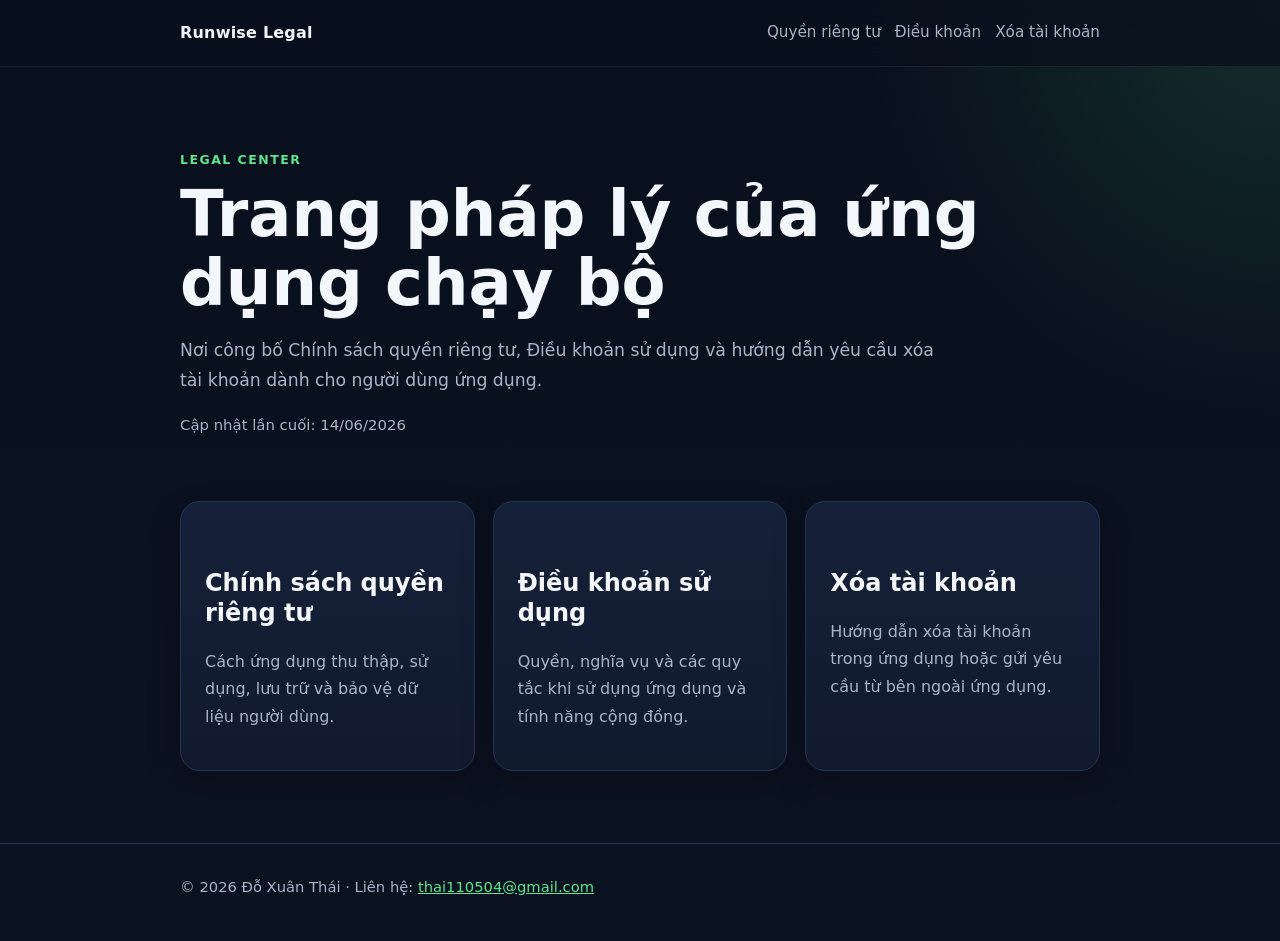
<file: index.html>
<!doctype html>
<html lang="vi">
<head>
  <meta charset="utf-8">
  <meta name="viewport" content="width=device-width, initial-scale=1">
  <meta name="description" content="Trang pháp lý chính thức của ứng dụng chạy bộ.">
  <title>Runwise Legal</title>
  <link rel="stylesheet" href="styles.css">
</head>
<body>

<header class="site-header">
  <div class="container nav">
    <a class="brand" href="index.html">Runwise Legal</a>
    <nav class="nav-links" aria-label="Điều hướng chính">
      <a href="privacy-policy.html">Quyền riêng tư</a>
      <a href="terms-of-service.html">Điều khoản</a>
      <a href="account-deletion.html">Xóa tài khoản</a>
    </nav>
  </div>
</header>

<main>
  <section class="hero container">
    <span class="eyebrow">Legal Center</span>
    <h1>Trang pháp lý của ứng dụng chạy bộ</h1>
    <p class="lead">
      Nơi công bố Chính sách quyền riêng tư, Điều khoản sử dụng và hướng dẫn yêu cầu
      xóa tài khoản dành cho người dùng ứng dụng.
    </p>
    <p class="meta">Cập nhật lần cuối: 14/06/2026</p>
  </section>

  <section class="container card-grid" aria-label="Tài liệu pháp lý">
    <a class="card" href="privacy-policy.html">
      <h2>Chính sách quyền riêng tư</h2>
      <p>Cách ứng dụng thu thập, sử dụng, lưu trữ và bảo vệ dữ liệu người dùng.</p>
    </a>
    <a class="card" href="terms-of-service.html">
      <h2>Điều khoản sử dụng</h2>
      <p>Quyền, nghĩa vụ và các quy tắc khi sử dụng ứng dụng và tính năng cộng đồng.</p>
    </a>
    <a class="card" href="account-deletion.html">
      <h2>Xóa tài khoản</h2>
      <p>Hướng dẫn xóa tài khoản trong ứng dụng hoặc gửi yêu cầu từ bên ngoài ứng dụng.</p>
    </a>
  </section>
</main>

<footer>
  <div class="container">
    © 2026 Đỗ Xuân Thái · Liên hệ:
    <a href="mailto:thai110504@gmail.com">thai110504@gmail.com</a>
  </div>
</footer>

</body>
</html>
</file>
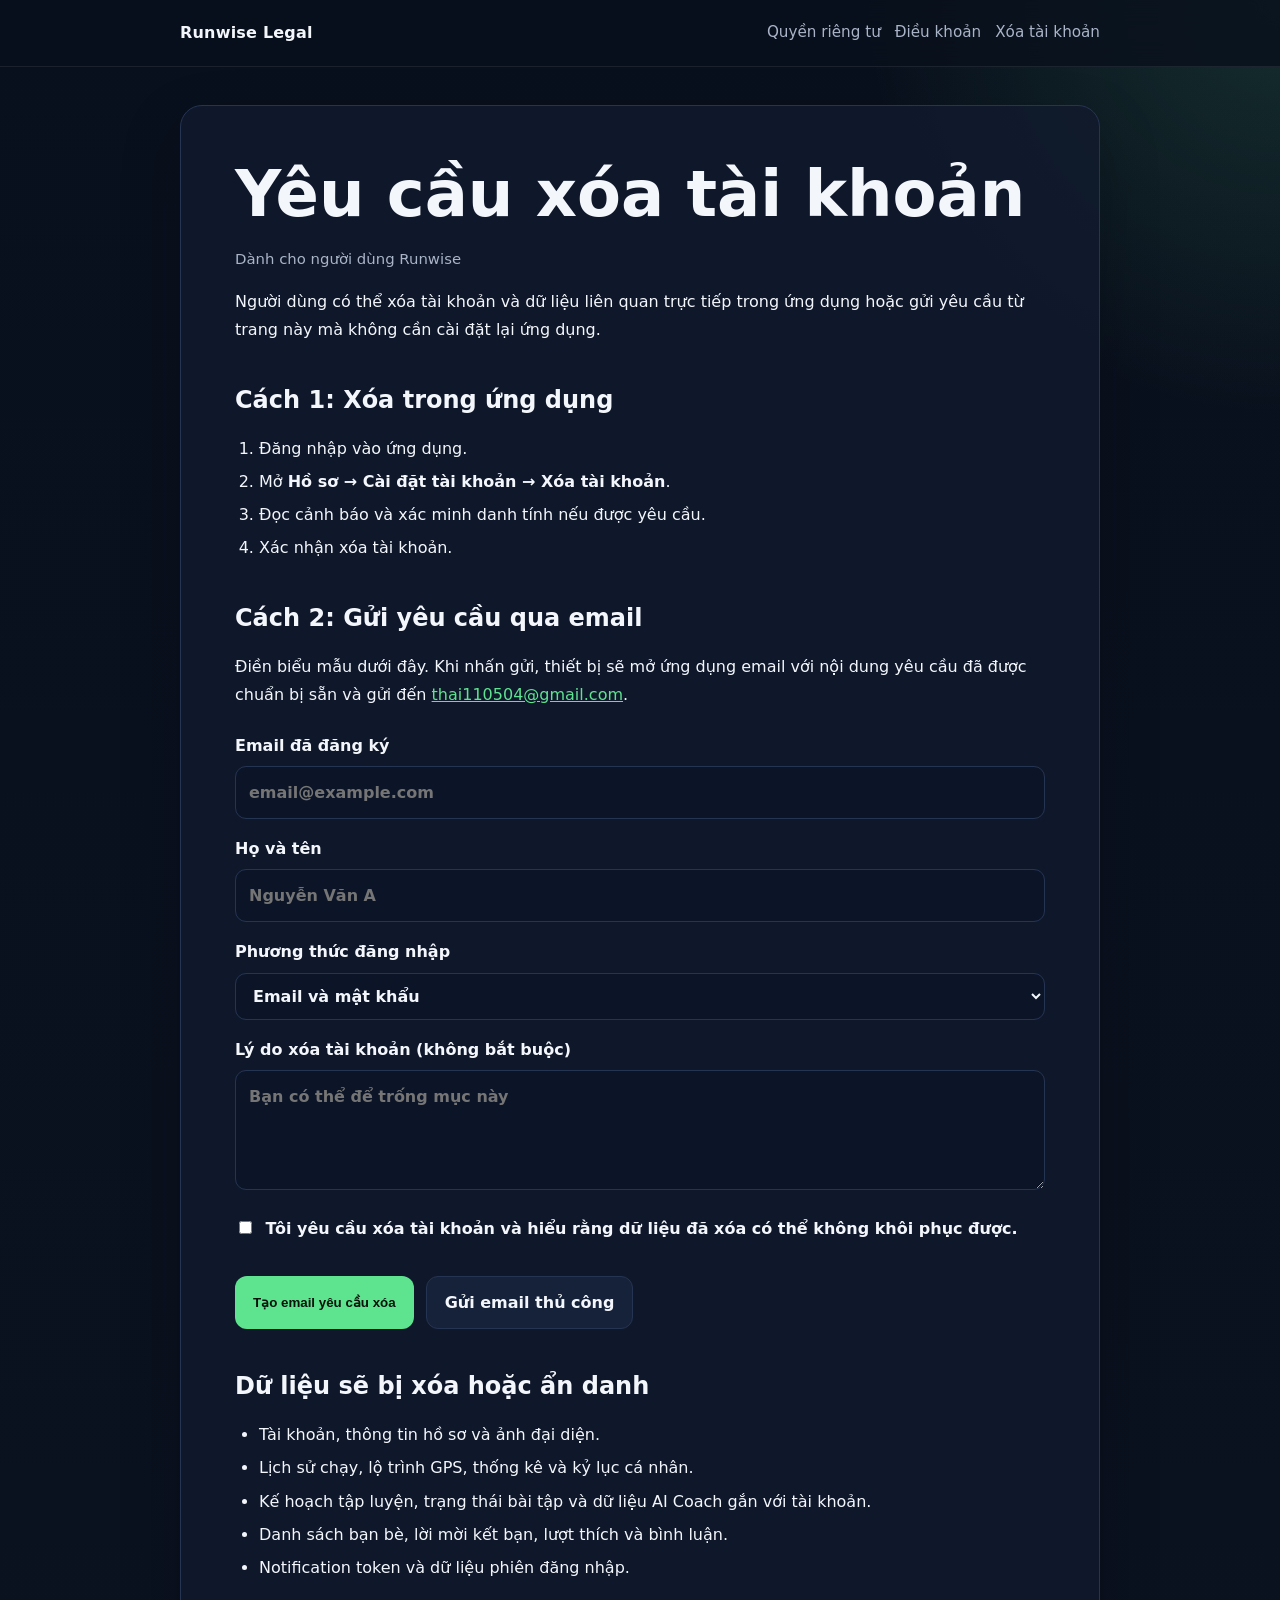
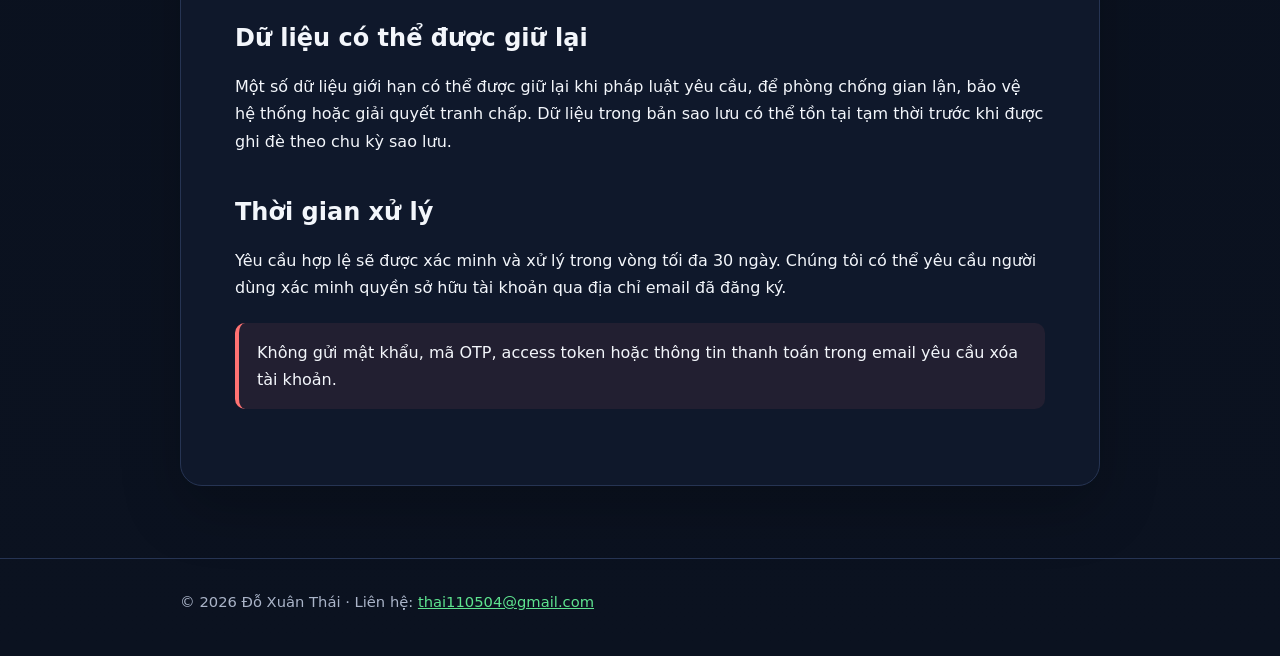
<file: account-deletion.html>
<!doctype html>
<html lang="vi">
<head>
  <meta charset="utf-8">
  <meta name="viewport" content="width=device-width, initial-scale=1">
  <meta name="description" content="Trang yêu cầu xóa tài khoản của ứng dụng chạy bộ.">
  <title>Yêu cầu xóa tài khoản</title>
  <link rel="stylesheet" href="styles.css">
</head>
<body>

<header class="site-header">
  <div class="container nav">
    <a class="brand" href="index.html">Runwise Legal</a>
    <nav class="nav-links" aria-label="Điều hướng chính">
      <a href="privacy-policy.html">Quyền riêng tư</a>
      <a href="terms-of-service.html">Điều khoản</a>
      <a href="account-deletion.html">Xóa tài khoản</a>
    </nav>
  </div>
</header>

<main class="container document">

<h1>Yêu cầu xóa tài khoản</h1>
<p class="meta">Dành cho người dùng Runwise</p>

<p>
Người dùng có thể xóa tài khoản và dữ liệu liên quan trực tiếp trong ứng dụng hoặc gửi yêu cầu
từ trang này mà không cần cài đặt lại ứng dụng.
</p>

<h2>Cách 1: Xóa trong ứng dụng</h2>
<ol>
  <li>Đăng nhập vào ứng dụng.</li>
  <li>Mở <strong>Hồ sơ → Cài đặt tài khoản → Xóa tài khoản</strong>.</li>
  <li>Đọc cảnh báo và xác minh danh tính nếu được yêu cầu.</li>
  <li>Xác nhận xóa tài khoản.</li>
</ol>

<h2>Cách 2: Gửi yêu cầu qua email</h2>
<p>
Điền biểu mẫu dưới đây. Khi nhấn gửi, thiết bị sẽ mở ứng dụng email với nội dung yêu cầu đã được
chuẩn bị sẵn và gửi đến <a href="mailto:thai110504@gmail.com">thai110504@gmail.com</a>.
</p>

<form class="form" id="deleteForm">
  <label>
    Email đã đăng ký
    <input id="accountEmail" type="email" required placeholder="email@example.com">
  </label>

  <label>
    Họ và tên
    <input id="fullName" type="text" required placeholder="Nguyễn Văn A">
  </label>

  <label>
    Phương thức đăng nhập
    <select id="loginMethod">
      <option>Email và mật khẩu</option>
      <option>Google</option>
    </select>
  </label>

  <label>
    Lý do xóa tài khoản (không bắt buộc)
    <textarea id="reason" placeholder="Bạn có thể để trống mục này"></textarea>
  </label>

  <label>
    <input id="confirmDelete" type="checkbox" required style="width:auto; margin-right:8px;">
    Tôi yêu cầu xóa tài khoản và hiểu rằng dữ liệu đã xóa có thể không khôi phục được.
  </label>

  <div class="actions">
    <button class="btn" type="submit">Tạo email yêu cầu xóa</button>
    <a class="btn btn-secondary" href="mailto:thai110504@gmail.com">Gửi email thủ công</a>
  </div>
</form>

<h2>Dữ liệu sẽ bị xóa hoặc ẩn danh</h2>
<ul>
  <li>Tài khoản, thông tin hồ sơ và ảnh đại diện.</li>
  <li>Lịch sử chạy, lộ trình GPS, thống kê và kỷ lục cá nhân.</li>
  <li>Kế hoạch tập luyện, trạng thái bài tập và dữ liệu AI Coach gắn với tài khoản.</li>
  <li>Danh sách bạn bè, lời mời kết bạn, lượt thích và bình luận.</li>
  <li>Notification token và dữ liệu phiên đăng nhập.</li>
</ul>

<h2>Dữ liệu có thể được giữ lại</h2>
<p>
Một số dữ liệu giới hạn có thể được giữ lại khi pháp luật yêu cầu, để phòng chống gian lận,
bảo vệ hệ thống hoặc giải quyết tranh chấp. Dữ liệu trong bản sao lưu có thể tồn tại tạm thời
trước khi được ghi đè theo chu kỳ sao lưu.
</p>

<h2>Thời gian xử lý</h2>
<p>
Yêu cầu hợp lệ sẽ được xác minh và xử lý trong vòng tối đa 30 ngày. Chúng tôi có thể yêu cầu
người dùng xác minh quyền sở hữu tài khoản qua địa chỉ email đã đăng ký.
</p>

<div class="notice warning">
  Không gửi mật khẩu, mã OTP, access token hoặc thông tin thanh toán trong email yêu cầu xóa tài khoản.
</div>

<script>
document.getElementById('deleteForm').addEventListener('submit', function (event) {{
  event.preventDefault();

  const email = document.getElementById('accountEmail').value.trim();
  const name = document.getElementById('fullName').value.trim();
  const method = document.getElementById('loginMethod').value;
  const reason = document.getElementById('reason').value.trim() || 'Không cung cấp';
  const confirmed = document.getElementById('confirmDelete').checked;

  if (!email || !name || !confirmed) {{
    alert('Vui lòng điền đầy đủ thông tin bắt buộc và xác nhận yêu cầu.');
    return;
  }}

  const subject = 'Yêu cầu xóa tài khoản Runwise';
  const body = [
    'Tôi yêu cầu xóa tài khoản Runwise và dữ liệu liên quan.',
    '',
    'Họ và tên: ' + name,
    'Email tài khoản: ' + email,
    'Phương thức đăng nhập: ' + method,
    'Lý do: ' + reason,
    '',
    'Tôi xác nhận rằng tôi hiểu dữ liệu đã xóa có thể không khôi phục được.'
  ].join('\n');

  window.location.href =
    'mailto:thai110504@gmail.com?subject=' + encodeURIComponent(subject) +
    '&body=' + encodeURIComponent(body);
}});
</script>

</main>

<footer>
  <div class="container">
    © 2026 Đỗ Xuân Thái · Liên hệ:
    <a href="mailto:thai110504@gmail.com">thai110504@gmail.com</a>
  </div>
</footer>

</body>
</html>
</file>
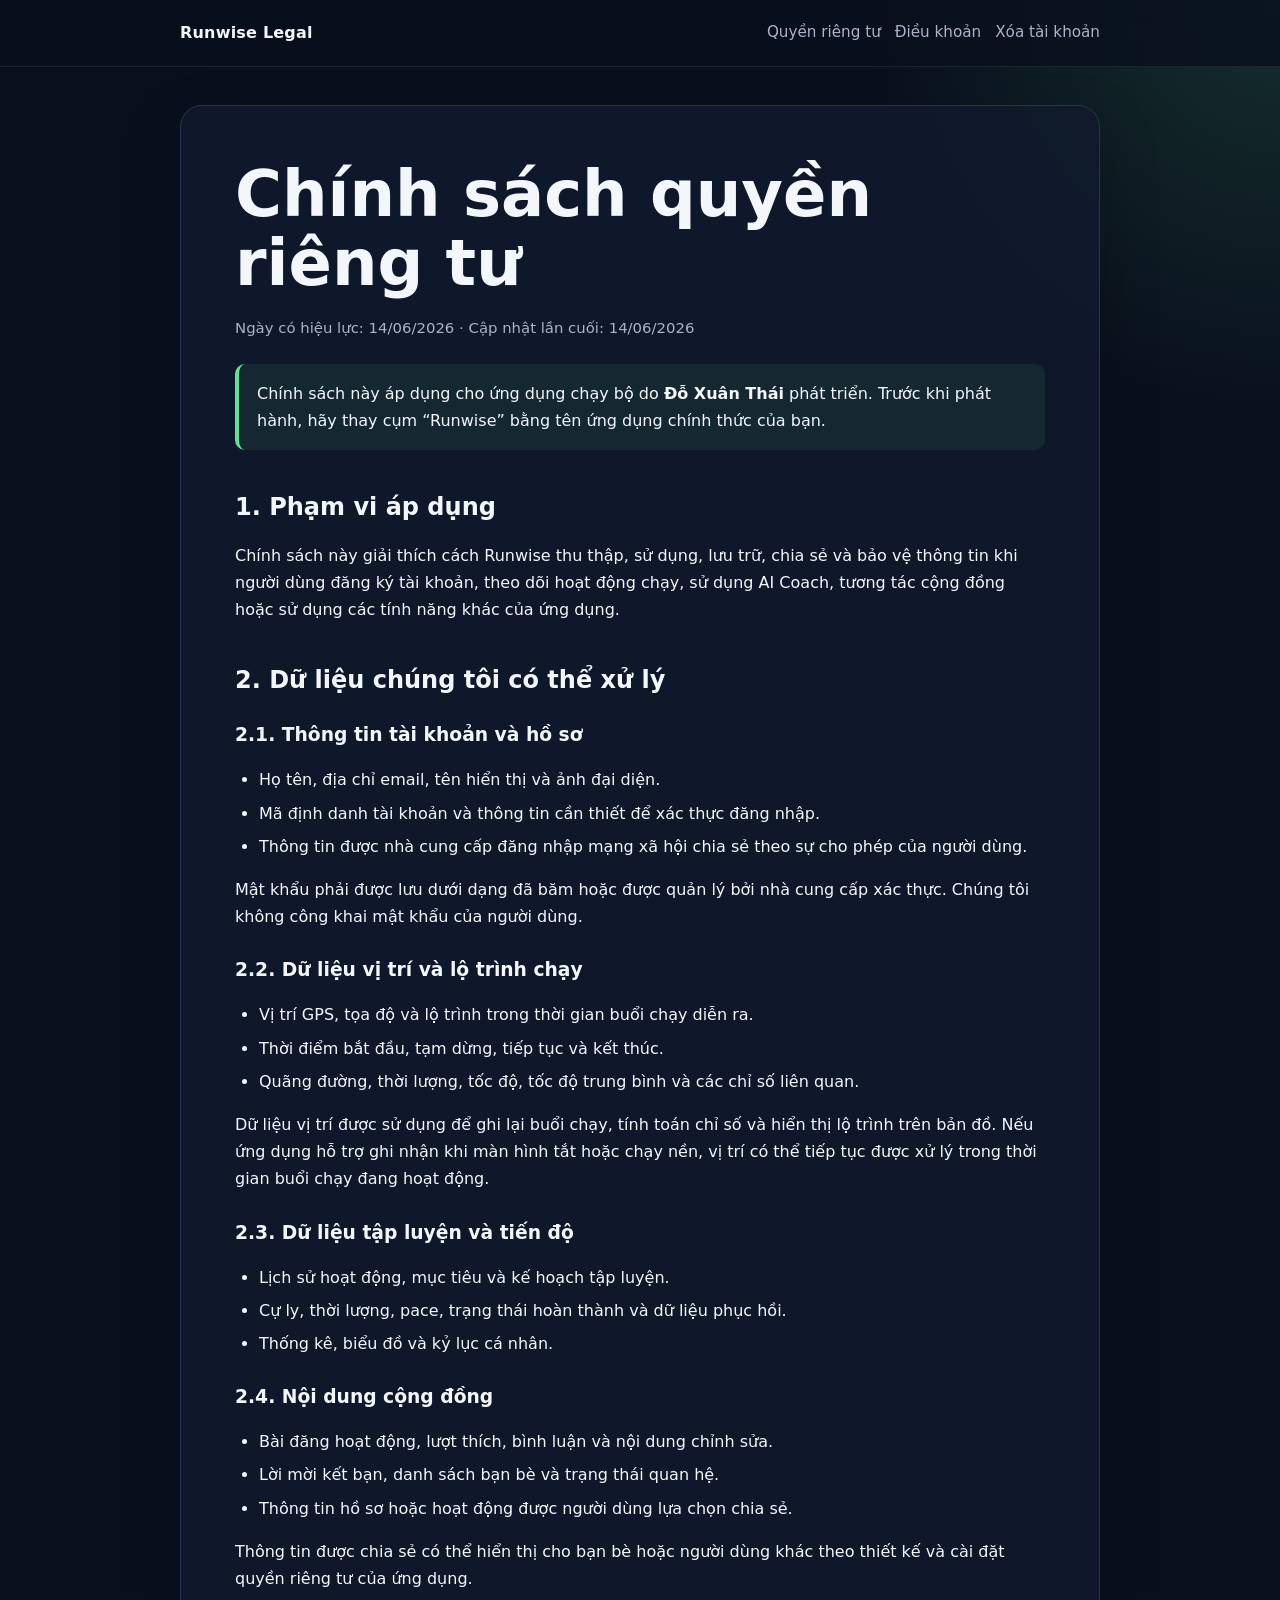
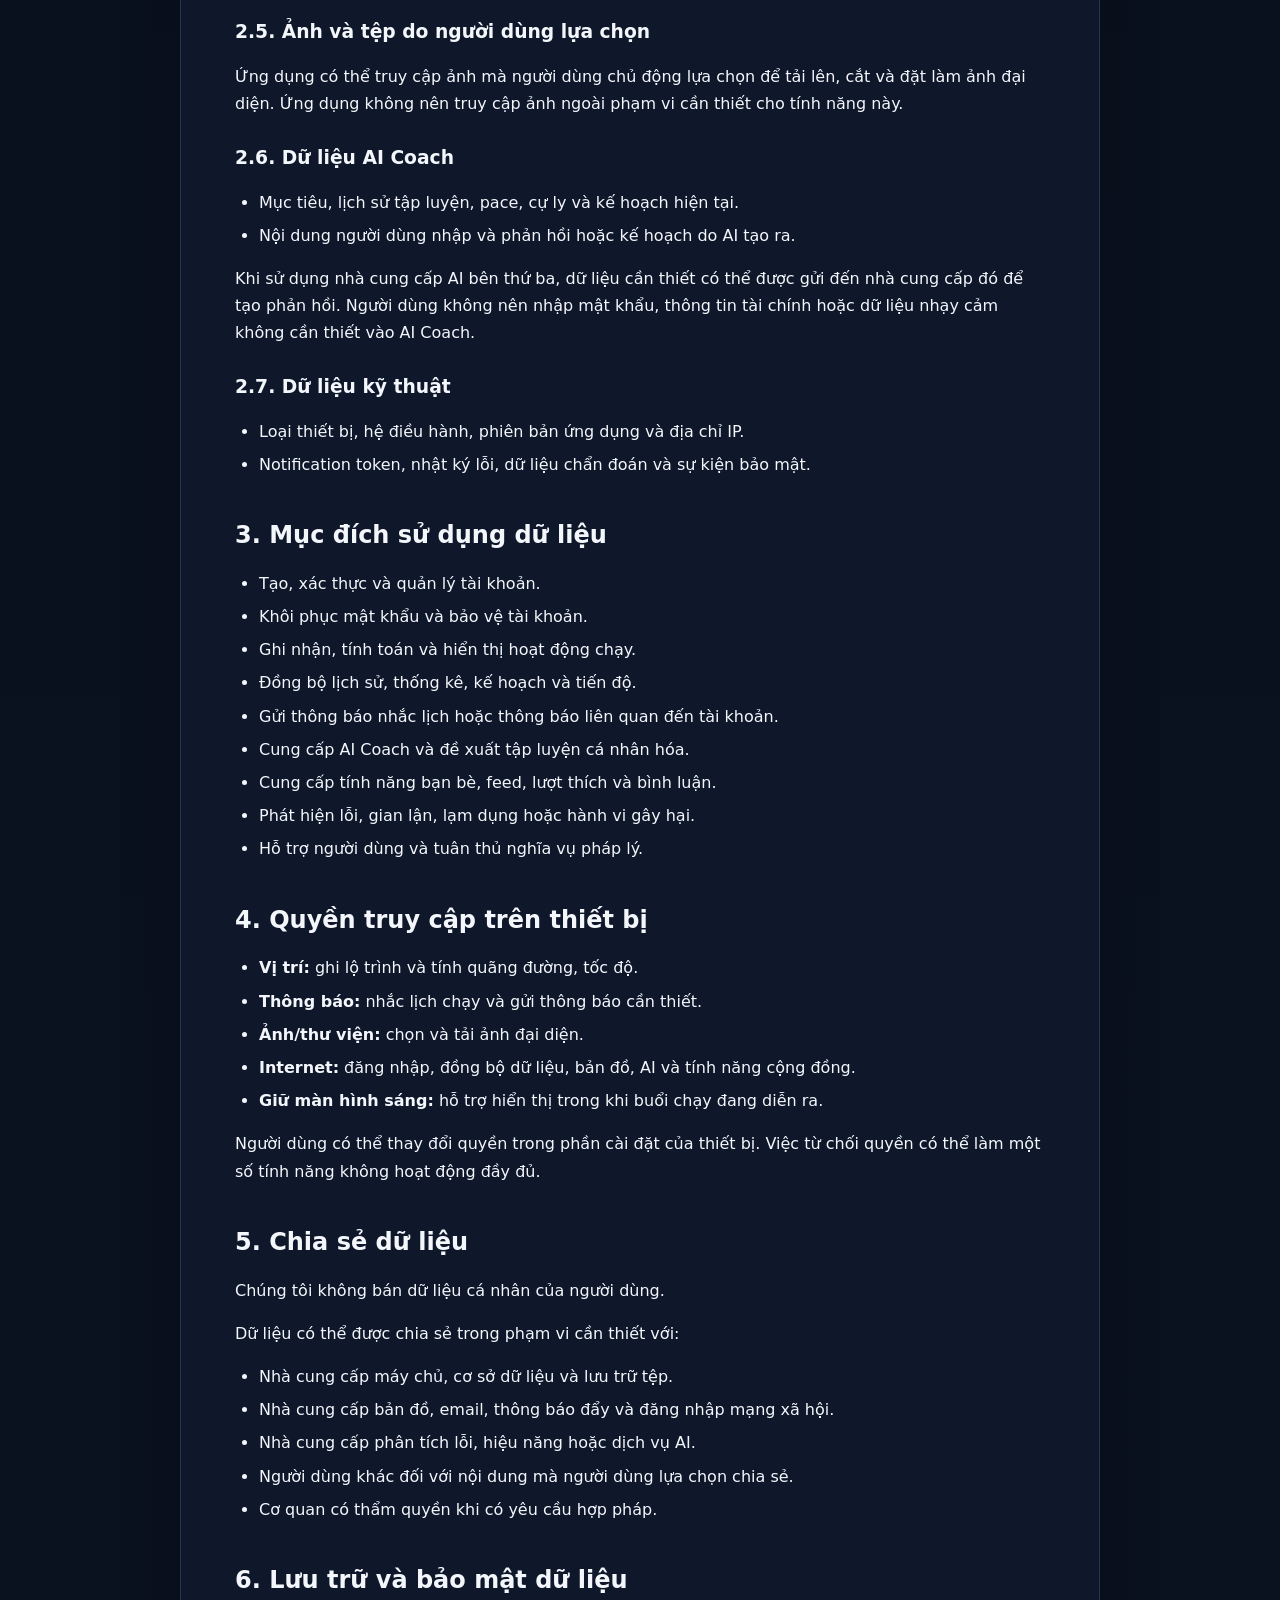
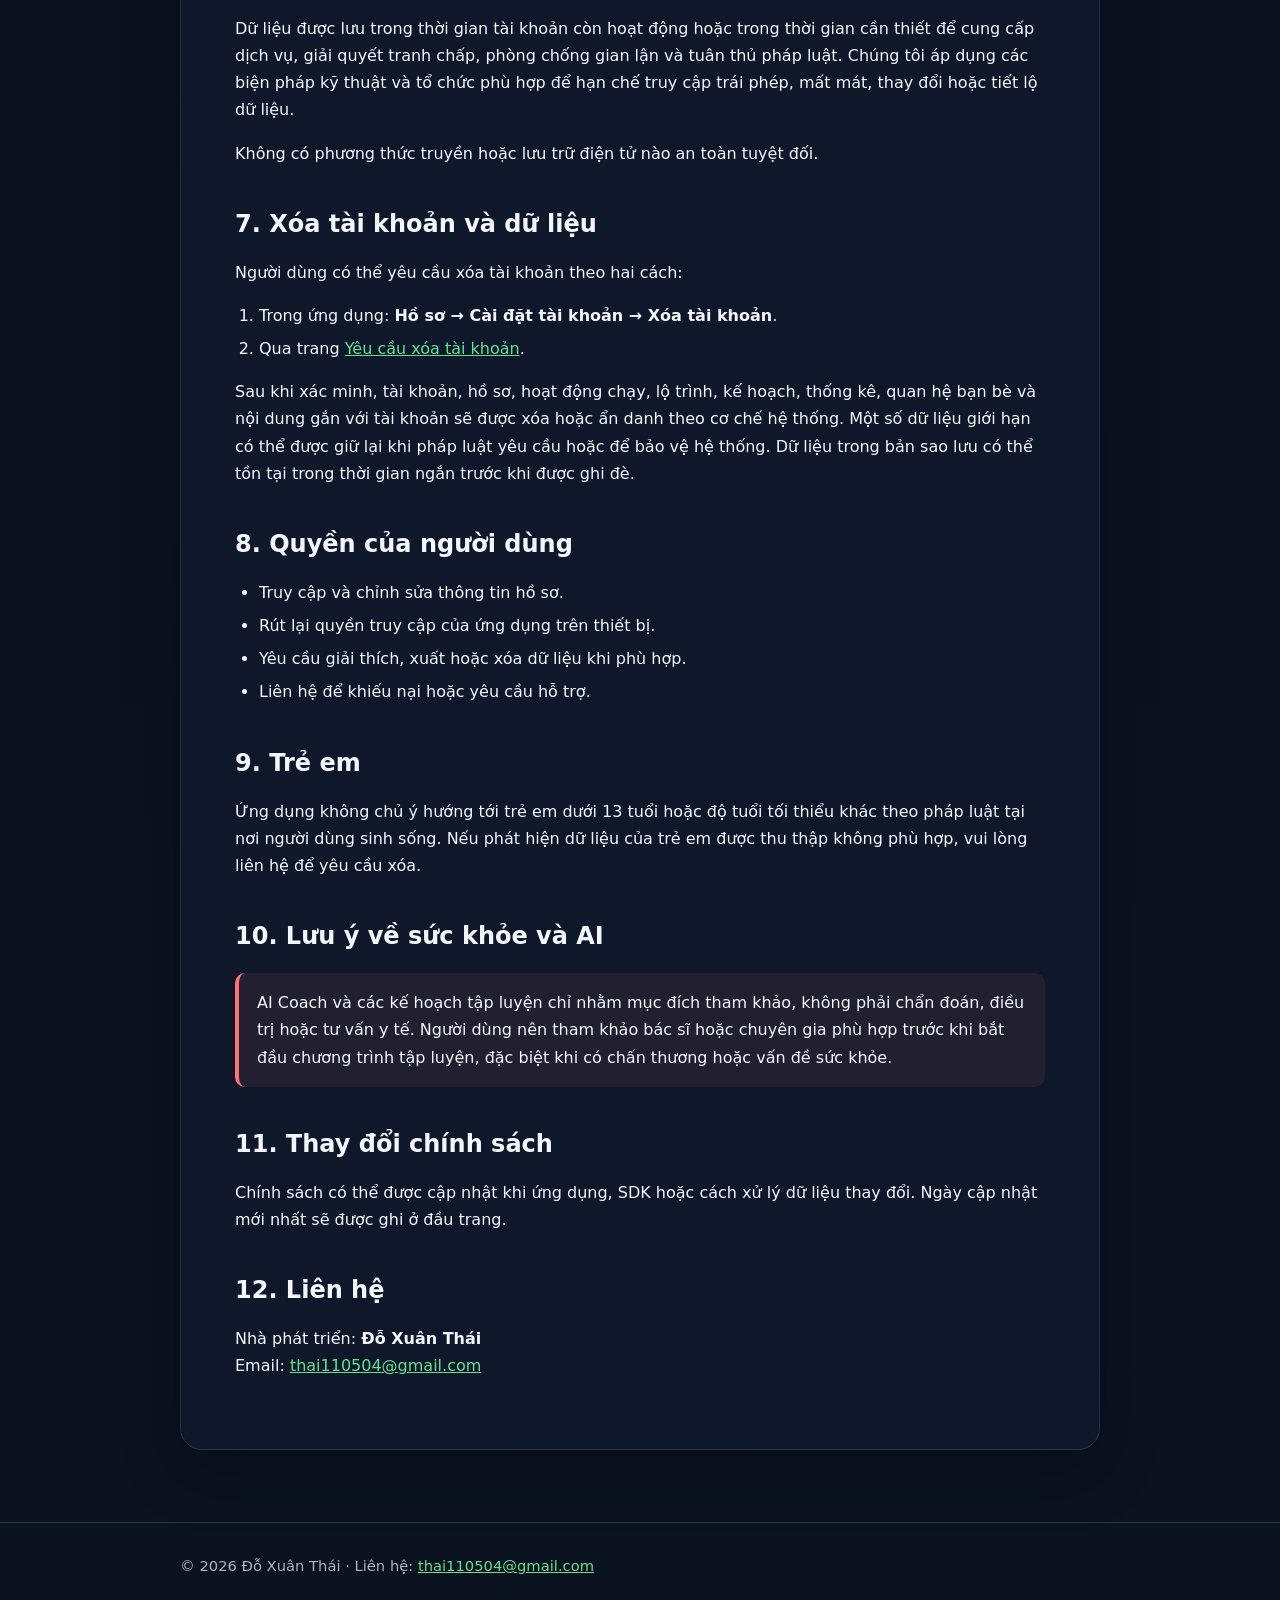
<file: privacy-policy.html>
<!doctype html>
<html lang="vi">
<head>
  <meta charset="utf-8">
  <meta name="viewport" content="width=device-width, initial-scale=1">
  <meta name="description" content="Chính sách quyền riêng tư của ứng dụng chạy bộ.">
  <title>Chính sách quyền riêng tư</title>
  <link rel="stylesheet" href="styles.css">
</head>
<body>

<header class="site-header">
  <div class="container nav">
    <a class="brand" href="index.html">Runwise Legal</a>
    <nav class="nav-links" aria-label="Điều hướng chính">
      <a href="privacy-policy.html">Quyền riêng tư</a>
      <a href="terms-of-service.html">Điều khoản</a>
      <a href="account-deletion.html">Xóa tài khoản</a>
    </nav>
  </div>
</header>

<main class="container document">

<h1>Chính sách quyền riêng tư</h1>
<p class="meta">Ngày có hiệu lực: 14/06/2026 · Cập nhật lần cuối: 14/06/2026</p>

<div class="notice">
  Chính sách này áp dụng cho ứng dụng chạy bộ do <strong>Đỗ Xuân Thái</strong> phát triển.
  Trước khi phát hành, hãy thay cụm “Runwise” bằng tên ứng dụng chính thức của bạn.
</div>

<h2>1. Phạm vi áp dụng</h2>
<p>
Chính sách này giải thích cách Runwise thu thập, sử dụng, lưu trữ, chia sẻ và bảo vệ
thông tin khi người dùng đăng ký tài khoản, theo dõi hoạt động chạy, sử dụng AI Coach,
tương tác cộng đồng hoặc sử dụng các tính năng khác của ứng dụng.
</p>

<h2>2. Dữ liệu chúng tôi có thể xử lý</h2>

<h3>2.1. Thông tin tài khoản và hồ sơ</h3>
<ul>
  <li>Họ tên, địa chỉ email, tên hiển thị và ảnh đại diện.</li>
  <li>Mã định danh tài khoản và thông tin cần thiết để xác thực đăng nhập.</li>
  <li>Thông tin được nhà cung cấp đăng nhập mạng xã hội chia sẻ theo sự cho phép của người dùng.</li>
</ul>
<p>
Mật khẩu phải được lưu dưới dạng đã băm hoặc được quản lý bởi nhà cung cấp xác thực.
Chúng tôi không công khai mật khẩu của người dùng.
</p>

<h3>2.2. Dữ liệu vị trí và lộ trình chạy</h3>
<ul>
  <li>Vị trí GPS, tọa độ và lộ trình trong thời gian buổi chạy diễn ra.</li>
  <li>Thời điểm bắt đầu, tạm dừng, tiếp tục và kết thúc.</li>
  <li>Quãng đường, thời lượng, tốc độ, tốc độ trung bình và các chỉ số liên quan.</li>
</ul>
<p>
Dữ liệu vị trí được sử dụng để ghi lại buổi chạy, tính toán chỉ số và hiển thị lộ trình
trên bản đồ. Nếu ứng dụng hỗ trợ ghi nhận khi màn hình tắt hoặc chạy nền, vị trí có thể
tiếp tục được xử lý trong thời gian buổi chạy đang hoạt động.
</p>

<h3>2.3. Dữ liệu tập luyện và tiến độ</h3>
<ul>
  <li>Lịch sử hoạt động, mục tiêu và kế hoạch tập luyện.</li>
  <li>Cự ly, thời lượng, pace, trạng thái hoàn thành và dữ liệu phục hồi.</li>
  <li>Thống kê, biểu đồ và kỷ lục cá nhân.</li>
</ul>

<h3>2.4. Nội dung cộng đồng</h3>
<ul>
  <li>Bài đăng hoạt động, lượt thích, bình luận và nội dung chỉnh sửa.</li>
  <li>Lời mời kết bạn, danh sách bạn bè và trạng thái quan hệ.</li>
  <li>Thông tin hồ sơ hoặc hoạt động được người dùng lựa chọn chia sẻ.</li>
</ul>
<p>
Thông tin được chia sẻ có thể hiển thị cho bạn bè hoặc người dùng khác theo thiết kế
và cài đặt quyền riêng tư của ứng dụng.
</p>

<h3>2.5. Ảnh và tệp do người dùng lựa chọn</h3>
<p>
Ứng dụng có thể truy cập ảnh mà người dùng chủ động lựa chọn để tải lên, cắt và đặt làm
ảnh đại diện. Ứng dụng không nên truy cập ảnh ngoài phạm vi cần thiết cho tính năng này.
</p>

<h3>2.6. Dữ liệu AI Coach</h3>
<ul>
  <li>Mục tiêu, lịch sử tập luyện, pace, cự ly và kế hoạch hiện tại.</li>
  <li>Nội dung người dùng nhập và phản hồi hoặc kế hoạch do AI tạo ra.</li>
</ul>
<p>
Khi sử dụng nhà cung cấp AI bên thứ ba, dữ liệu cần thiết có thể được gửi đến nhà cung cấp
đó để tạo phản hồi. Người dùng không nên nhập mật khẩu, thông tin tài chính hoặc dữ liệu
nhạy cảm không cần thiết vào AI Coach.
</p>

<h3>2.7. Dữ liệu kỹ thuật</h3>
<ul>
  <li>Loại thiết bị, hệ điều hành, phiên bản ứng dụng và địa chỉ IP.</li>
  <li>Notification token, nhật ký lỗi, dữ liệu chẩn đoán và sự kiện bảo mật.</li>
</ul>

<h2>3. Mục đích sử dụng dữ liệu</h2>
<ul>
  <li>Tạo, xác thực và quản lý tài khoản.</li>
  <li>Khôi phục mật khẩu và bảo vệ tài khoản.</li>
  <li>Ghi nhận, tính toán và hiển thị hoạt động chạy.</li>
  <li>Đồng bộ lịch sử, thống kê, kế hoạch và tiến độ.</li>
  <li>Gửi thông báo nhắc lịch hoặc thông báo liên quan đến tài khoản.</li>
  <li>Cung cấp AI Coach và đề xuất tập luyện cá nhân hóa.</li>
  <li>Cung cấp tính năng bạn bè, feed, lượt thích và bình luận.</li>
  <li>Phát hiện lỗi, gian lận, lạm dụng hoặc hành vi gây hại.</li>
  <li>Hỗ trợ người dùng và tuân thủ nghĩa vụ pháp lý.</li>
</ul>

<h2>4. Quyền truy cập trên thiết bị</h2>
<ul>
  <li><strong>Vị trí:</strong> ghi lộ trình và tính quãng đường, tốc độ.</li>
  <li><strong>Thông báo:</strong> nhắc lịch chạy và gửi thông báo cần thiết.</li>
  <li><strong>Ảnh/thư viện:</strong> chọn và tải ảnh đại diện.</li>
  <li><strong>Internet:</strong> đăng nhập, đồng bộ dữ liệu, bản đồ, AI và tính năng cộng đồng.</li>
  <li><strong>Giữ màn hình sáng:</strong> hỗ trợ hiển thị trong khi buổi chạy đang diễn ra.</li>
</ul>
<p>
Người dùng có thể thay đổi quyền trong phần cài đặt của thiết bị. Việc từ chối quyền có
thể làm một số tính năng không hoạt động đầy đủ.
</p>

<h2>5. Chia sẻ dữ liệu</h2>
<p>Chúng tôi không bán dữ liệu cá nhân của người dùng.</p>
<p>Dữ liệu có thể được chia sẻ trong phạm vi cần thiết với:</p>
<ul>
  <li>Nhà cung cấp máy chủ, cơ sở dữ liệu và lưu trữ tệp.</li>
  <li>Nhà cung cấp bản đồ, email, thông báo đẩy và đăng nhập mạng xã hội.</li>
  <li>Nhà cung cấp phân tích lỗi, hiệu năng hoặc dịch vụ AI.</li>
  <li>Người dùng khác đối với nội dung mà người dùng lựa chọn chia sẻ.</li>
  <li>Cơ quan có thẩm quyền khi có yêu cầu hợp pháp.</li>
</ul>

<h2>6. Lưu trữ và bảo mật dữ liệu</h2>
<p>
Dữ liệu được lưu trong thời gian tài khoản còn hoạt động hoặc trong thời gian cần thiết
để cung cấp dịch vụ, giải quyết tranh chấp, phòng chống gian lận và tuân thủ pháp luật.
Chúng tôi áp dụng các biện pháp kỹ thuật và tổ chức phù hợp để hạn chế truy cập trái phép,
mất mát, thay đổi hoặc tiết lộ dữ liệu.
</p>
<p>
Không có phương thức truyền hoặc lưu trữ điện tử nào an toàn tuyệt đối.
</p>

<h2>7. Xóa tài khoản và dữ liệu</h2>
<p>Người dùng có thể yêu cầu xóa tài khoản theo hai cách:</p>
<ol>
  <li>Trong ứng dụng: <strong>Hồ sơ → Cài đặt tài khoản → Xóa tài khoản</strong>.</li>
  <li>Qua trang <a href="account-deletion.html">Yêu cầu xóa tài khoản</a>.</li>
</ol>
<p>
Sau khi xác minh, tài khoản, hồ sơ, hoạt động chạy, lộ trình, kế hoạch, thống kê,
quan hệ bạn bè và nội dung gắn với tài khoản sẽ được xóa hoặc ẩn danh theo cơ chế hệ thống.
Một số dữ liệu giới hạn có thể được giữ lại khi pháp luật yêu cầu hoặc để bảo vệ hệ thống.
Dữ liệu trong bản sao lưu có thể tồn tại trong thời gian ngắn trước khi được ghi đè.
</p>

<h2>8. Quyền của người dùng</h2>
<ul>
  <li>Truy cập và chỉnh sửa thông tin hồ sơ.</li>
  <li>Rút lại quyền truy cập của ứng dụng trên thiết bị.</li>
  <li>Yêu cầu giải thích, xuất hoặc xóa dữ liệu khi phù hợp.</li>
  <li>Liên hệ để khiếu nại hoặc yêu cầu hỗ trợ.</li>
</ul>

<h2>9. Trẻ em</h2>
<p>
Ứng dụng không chủ ý hướng tới trẻ em dưới 13 tuổi hoặc độ tuổi tối thiểu khác theo pháp
luật tại nơi người dùng sinh sống. Nếu phát hiện dữ liệu của trẻ em được thu thập không phù hợp,
vui lòng liên hệ để yêu cầu xóa.
</p>

<h2>10. Lưu ý về sức khỏe và AI</h2>
<div class="notice warning">
  AI Coach và các kế hoạch tập luyện chỉ nhằm mục đích tham khảo, không phải chẩn đoán,
  điều trị hoặc tư vấn y tế. Người dùng nên tham khảo bác sĩ hoặc chuyên gia phù hợp trước
  khi bắt đầu chương trình tập luyện, đặc biệt khi có chấn thương hoặc vấn đề sức khỏe.
</div>

<h2>11. Thay đổi chính sách</h2>
<p>
Chính sách có thể được cập nhật khi ứng dụng, SDK hoặc cách xử lý dữ liệu thay đổi.
Ngày cập nhật mới nhất sẽ được ghi ở đầu trang.
</p>

<h2>12. Liên hệ</h2>
<p>
Nhà phát triển: <strong>Đỗ Xuân Thái</strong><br>
Email: <a href="mailto:thai110504@gmail.com">thai110504@gmail.com</a>
</p>

</main>

<footer>
  <div class="container">
    © 2026 Đỗ Xuân Thái · Liên hệ:
    <a href="mailto:thai110504@gmail.com">thai110504@gmail.com</a>
  </div>
</footer>

</body>
</html>
</file>
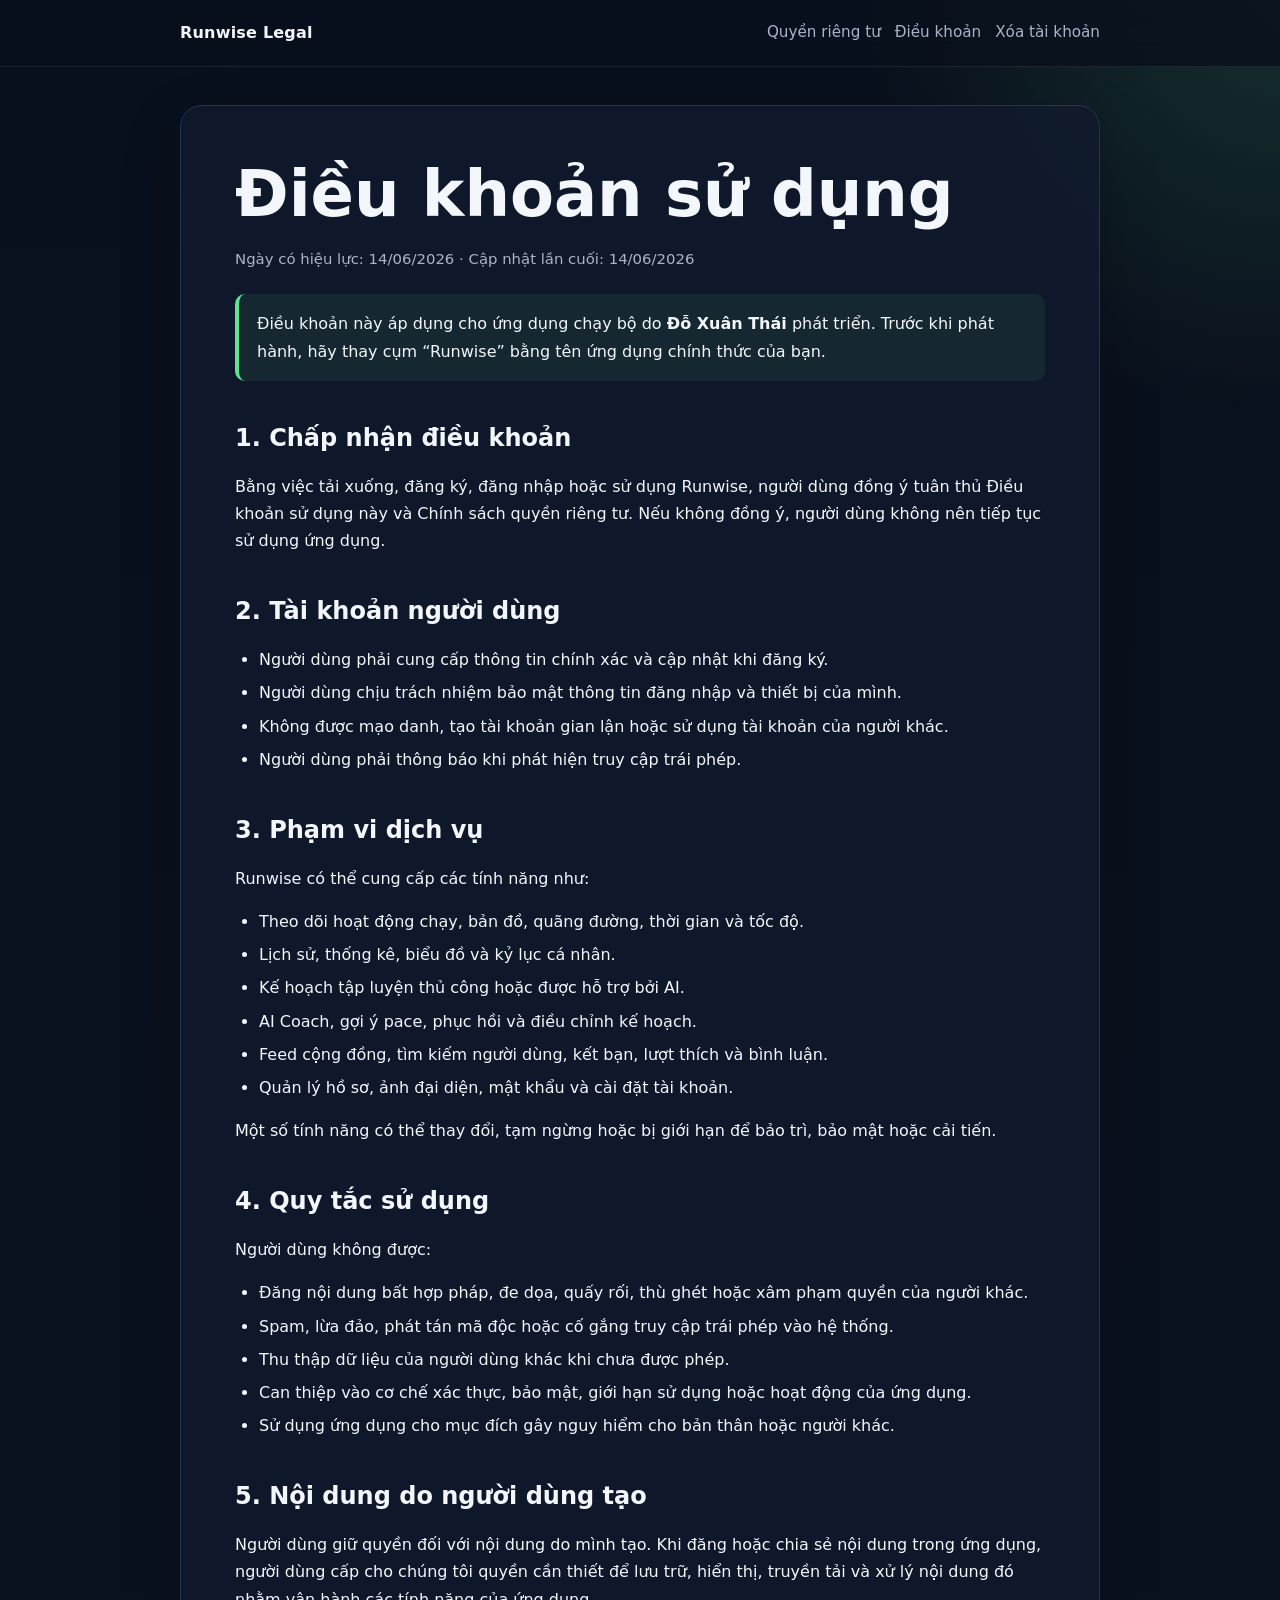
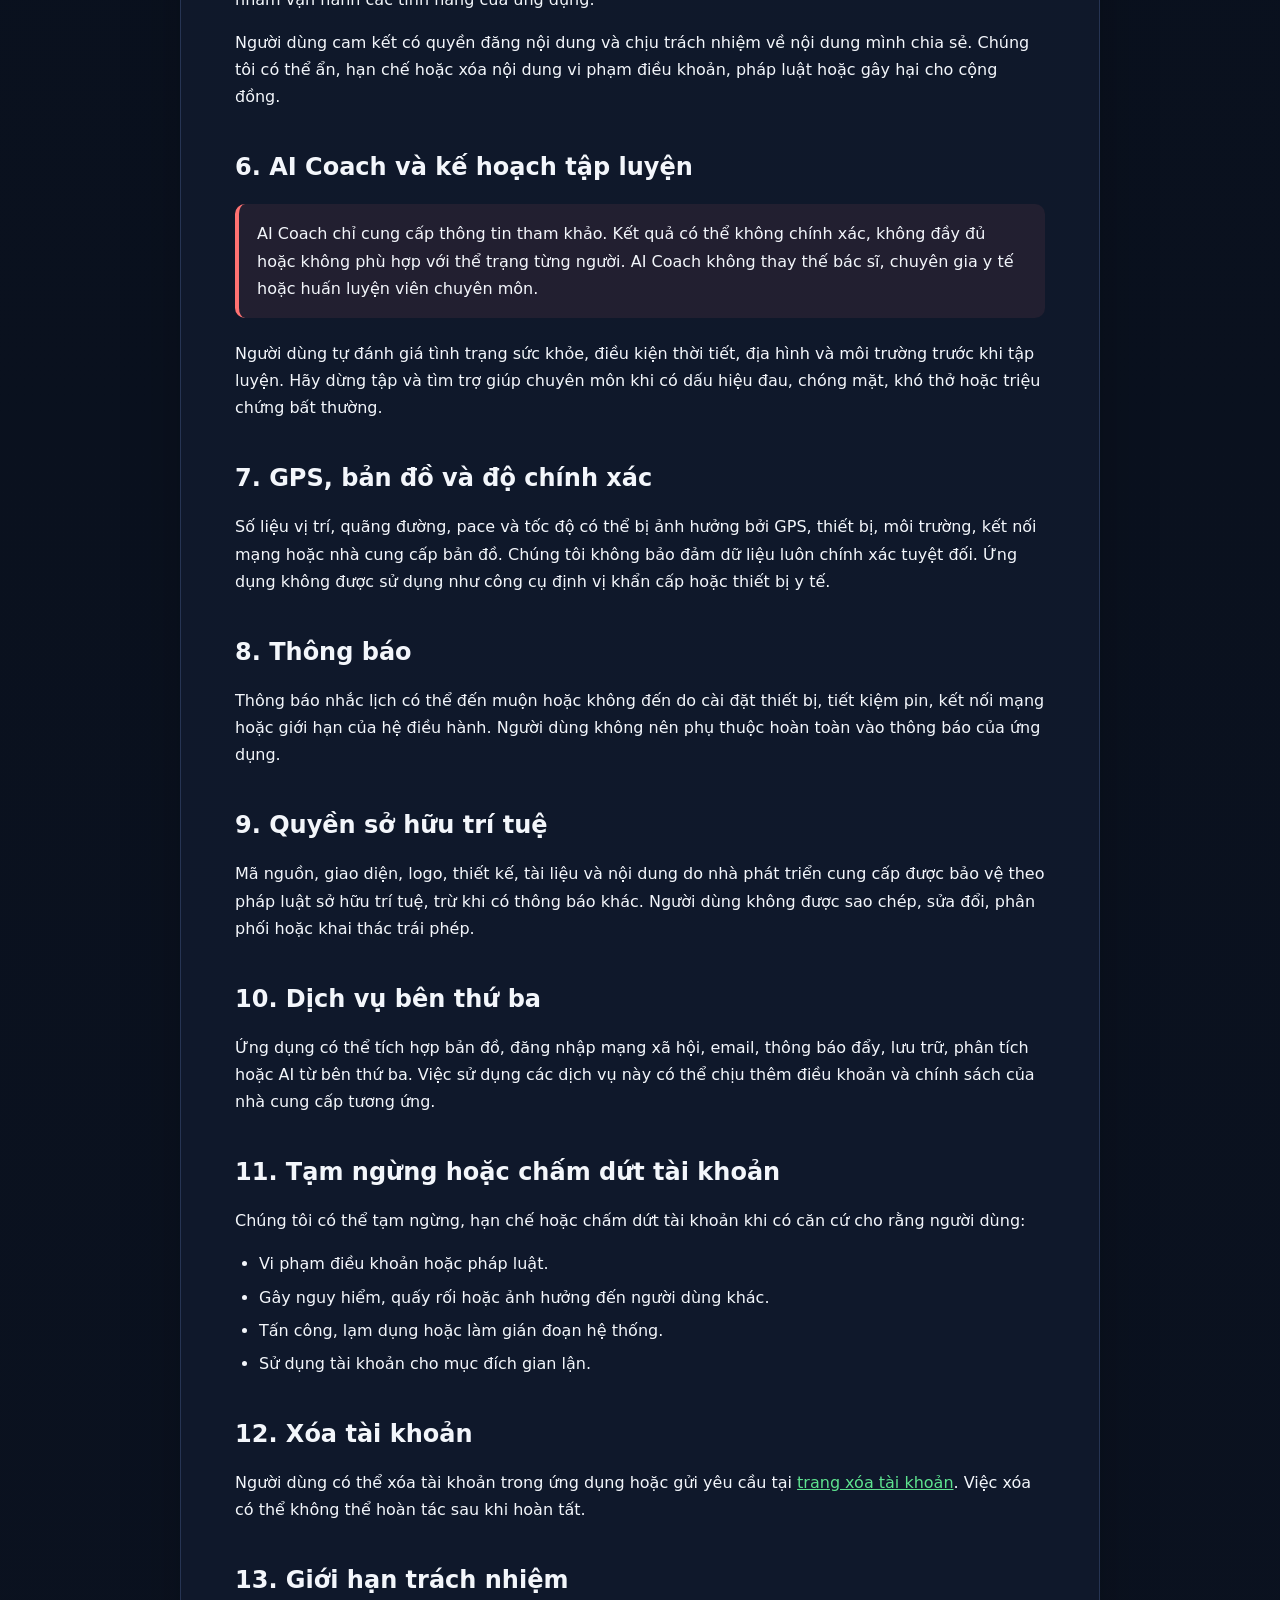
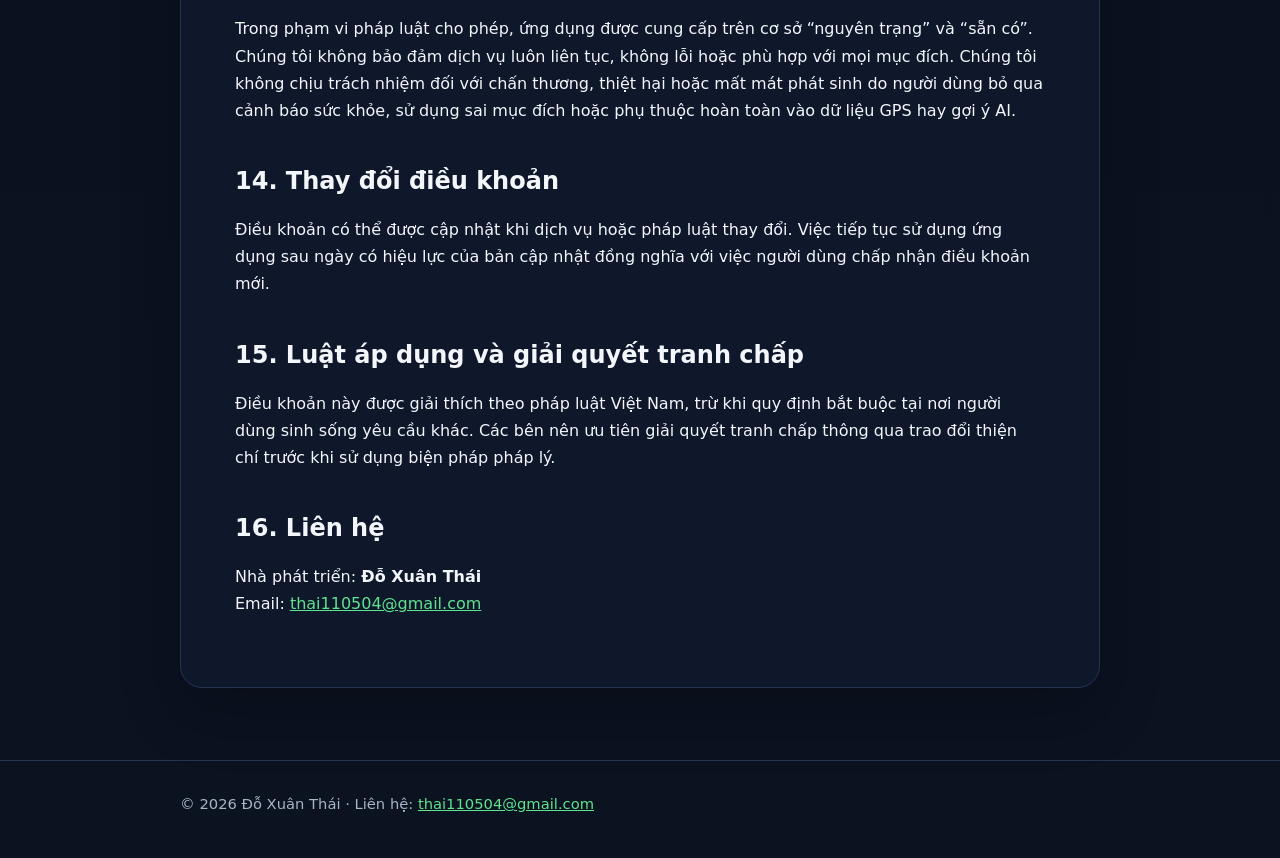
<file: terms-of-service.html>
<!doctype html>
<html lang="vi">
<head>
  <meta charset="utf-8">
  <meta name="viewport" content="width=device-width, initial-scale=1">
  <meta name="description" content="Điều khoản sử dụng của ứng dụng chạy bộ.">
  <title>Điều khoản sử dụng</title>
  <link rel="stylesheet" href="styles.css">
</head>
<body>

<header class="site-header">
  <div class="container nav">
    <a class="brand" href="index.html">Runwise Legal</a>
    <nav class="nav-links" aria-label="Điều hướng chính">
      <a href="privacy-policy.html">Quyền riêng tư</a>
      <a href="terms-of-service.html">Điều khoản</a>
      <a href="account-deletion.html">Xóa tài khoản</a>
    </nav>
  </div>
</header>

<main class="container document">

<h1>Điều khoản sử dụng</h1>
<p class="meta">Ngày có hiệu lực: 14/06/2026 · Cập nhật lần cuối: 14/06/2026</p>

<div class="notice">
  Điều khoản này áp dụng cho ứng dụng chạy bộ do <strong>Đỗ Xuân Thái</strong> phát triển.
  Trước khi phát hành, hãy thay cụm “Runwise” bằng tên ứng dụng chính thức của bạn.
</div>

<h2>1. Chấp nhận điều khoản</h2>
<p>
Bằng việc tải xuống, đăng ký, đăng nhập hoặc sử dụng Runwise, người dùng đồng ý tuân thủ
Điều khoản sử dụng này và Chính sách quyền riêng tư. Nếu không đồng ý, người dùng không nên
tiếp tục sử dụng ứng dụng.
</p>

<h2>2. Tài khoản người dùng</h2>
<ul>
  <li>Người dùng phải cung cấp thông tin chính xác và cập nhật khi đăng ký.</li>
  <li>Người dùng chịu trách nhiệm bảo mật thông tin đăng nhập và thiết bị của mình.</li>
  <li>Không được mạo danh, tạo tài khoản gian lận hoặc sử dụng tài khoản của người khác.</li>
  <li>Người dùng phải thông báo khi phát hiện truy cập trái phép.</li>
</ul>

<h2>3. Phạm vi dịch vụ</h2>
<p>Runwise có thể cung cấp các tính năng như:</p>
<ul>
  <li>Theo dõi hoạt động chạy, bản đồ, quãng đường, thời gian và tốc độ.</li>
  <li>Lịch sử, thống kê, biểu đồ và kỷ lục cá nhân.</li>
  <li>Kế hoạch tập luyện thủ công hoặc được hỗ trợ bởi AI.</li>
  <li>AI Coach, gợi ý pace, phục hồi và điều chỉnh kế hoạch.</li>
  <li>Feed cộng đồng, tìm kiếm người dùng, kết bạn, lượt thích và bình luận.</li>
  <li>Quản lý hồ sơ, ảnh đại diện, mật khẩu và cài đặt tài khoản.</li>
</ul>
<p>
Một số tính năng có thể thay đổi, tạm ngừng hoặc bị giới hạn để bảo trì, bảo mật hoặc cải tiến.
</p>

<h2>4. Quy tắc sử dụng</h2>
<p>Người dùng không được:</p>
<ul>
  <li>Đăng nội dung bất hợp pháp, đe dọa, quấy rối, thù ghét hoặc xâm phạm quyền của người khác.</li>
  <li>Spam, lừa đảo, phát tán mã độc hoặc cố gắng truy cập trái phép vào hệ thống.</li>
  <li>Thu thập dữ liệu của người dùng khác khi chưa được phép.</li>
  <li>Can thiệp vào cơ chế xác thực, bảo mật, giới hạn sử dụng hoặc hoạt động của ứng dụng.</li>
  <li>Sử dụng ứng dụng cho mục đích gây nguy hiểm cho bản thân hoặc người khác.</li>
</ul>

<h2>5. Nội dung do người dùng tạo</h2>
<p>
Người dùng giữ quyền đối với nội dung do mình tạo. Khi đăng hoặc chia sẻ nội dung trong ứng dụng,
người dùng cấp cho chúng tôi quyền cần thiết để lưu trữ, hiển thị, truyền tải và xử lý nội dung đó
nhằm vận hành các tính năng của ứng dụng.
</p>
<p>
Người dùng cam kết có quyền đăng nội dung và chịu trách nhiệm về nội dung mình chia sẻ.
Chúng tôi có thể ẩn, hạn chế hoặc xóa nội dung vi phạm điều khoản, pháp luật hoặc gây hại cho cộng đồng.
</p>

<h2>6. AI Coach và kế hoạch tập luyện</h2>
<div class="notice warning">
  AI Coach chỉ cung cấp thông tin tham khảo. Kết quả có thể không chính xác, không đầy đủ hoặc
  không phù hợp với thể trạng từng người. AI Coach không thay thế bác sĩ, chuyên gia y tế hoặc
  huấn luyện viên chuyên môn.
</div>
<p>
Người dùng tự đánh giá tình trạng sức khỏe, điều kiện thời tiết, địa hình và môi trường trước
khi tập luyện. Hãy dừng tập và tìm trợ giúp chuyên môn khi có dấu hiệu đau, chóng mặt, khó thở
hoặc triệu chứng bất thường.
</p>

<h2>7. GPS, bản đồ và độ chính xác</h2>
<p>
Số liệu vị trí, quãng đường, pace và tốc độ có thể bị ảnh hưởng bởi GPS, thiết bị, môi trường,
kết nối mạng hoặc nhà cung cấp bản đồ. Chúng tôi không bảo đảm dữ liệu luôn chính xác tuyệt đối.
Ứng dụng không được sử dụng như công cụ định vị khẩn cấp hoặc thiết bị y tế.
</p>

<h2>8. Thông báo</h2>
<p>
Thông báo nhắc lịch có thể đến muộn hoặc không đến do cài đặt thiết bị, tiết kiệm pin, kết nối mạng
hoặc giới hạn của hệ điều hành. Người dùng không nên phụ thuộc hoàn toàn vào thông báo của ứng dụng.
</p>

<h2>9. Quyền sở hữu trí tuệ</h2>
<p>
Mã nguồn, giao diện, logo, thiết kế, tài liệu và nội dung do nhà phát triển cung cấp được bảo vệ
theo pháp luật sở hữu trí tuệ, trừ khi có thông báo khác. Người dùng không được sao chép, sửa đổi,
phân phối hoặc khai thác trái phép.
</p>

<h2>10. Dịch vụ bên thứ ba</h2>
<p>
Ứng dụng có thể tích hợp bản đồ, đăng nhập mạng xã hội, email, thông báo đẩy, lưu trữ, phân tích
hoặc AI từ bên thứ ba. Việc sử dụng các dịch vụ này có thể chịu thêm điều khoản và chính sách của
nhà cung cấp tương ứng.
</p>

<h2>11. Tạm ngừng hoặc chấm dứt tài khoản</h2>
<p>
Chúng tôi có thể tạm ngừng, hạn chế hoặc chấm dứt tài khoản khi có căn cứ cho rằng người dùng:
</p>
<ul>
  <li>Vi phạm điều khoản hoặc pháp luật.</li>
  <li>Gây nguy hiểm, quấy rối hoặc ảnh hưởng đến người dùng khác.</li>
  <li>Tấn công, lạm dụng hoặc làm gián đoạn hệ thống.</li>
  <li>Sử dụng tài khoản cho mục đích gian lận.</li>
</ul>

<h2>12. Xóa tài khoản</h2>
<p>
Người dùng có thể xóa tài khoản trong ứng dụng hoặc gửi yêu cầu tại
<a href="account-deletion.html">trang xóa tài khoản</a>. Việc xóa có thể không thể hoàn tác sau khi
hoàn tất.
</p>

<h2>13. Giới hạn trách nhiệm</h2>
<p>
Trong phạm vi pháp luật cho phép, ứng dụng được cung cấp trên cơ sở “nguyên trạng” và “sẵn có”.
Chúng tôi không bảo đảm dịch vụ luôn liên tục, không lỗi hoặc phù hợp với mọi mục đích.
Chúng tôi không chịu trách nhiệm đối với chấn thương, thiệt hại hoặc mất mát phát sinh do người dùng
bỏ qua cảnh báo sức khỏe, sử dụng sai mục đích hoặc phụ thuộc hoàn toàn vào dữ liệu GPS hay gợi ý AI.
</p>

<h2>14. Thay đổi điều khoản</h2>
<p>
Điều khoản có thể được cập nhật khi dịch vụ hoặc pháp luật thay đổi. Việc tiếp tục sử dụng ứng dụng
sau ngày có hiệu lực của bản cập nhật đồng nghĩa với việc người dùng chấp nhận điều khoản mới.
</p>

<h2>15. Luật áp dụng và giải quyết tranh chấp</h2>
<p>
Điều khoản này được giải thích theo pháp luật Việt Nam, trừ khi quy định bắt buộc tại nơi người dùng
sinh sống yêu cầu khác. Các bên nên ưu tiên giải quyết tranh chấp thông qua trao đổi thiện chí trước
khi sử dụng biện pháp pháp lý.
</p>

<h2>16. Liên hệ</h2>
<p>
Nhà phát triển: <strong>Đỗ Xuân Thái</strong><br>
Email: <a href="mailto:thai110504@gmail.com">thai110504@gmail.com</a>
</p>

</main>

<footer>
  <div class="container">
    © 2026 Đỗ Xuân Thái · Liên hệ:
    <a href="mailto:thai110504@gmail.com">thai110504@gmail.com</a>
  </div>
</footer>

</body>
</html>
</file>
<file: styles.css>
:root {
  --bg: #0b1220;
  --surface: #111a2e;
  --surface-2: #16213a;
  --text: #f3f6fb;
  --muted: #aab4c8;
  --primary: #5ee38f;
  --primary-dark: #2cbf68;
  --border: #263453;
  --danger: #ff7272;
  --max-width: 920px;
}

* { box-sizing: border-box; }

html { scroll-behavior: smooth; }

body {
  margin: 0;
  font-family: Inter, ui-sans-serif, system-ui, -apple-system, BlinkMacSystemFont, "Segoe UI", sans-serif;
  background:
    radial-gradient(circle at top right, rgba(94, 227, 143, 0.14), transparent 26rem),
    linear-gradient(180deg, #09101d 0%, var(--bg) 100%);
  color: var(--text);
  line-height: 1.7;
}

a { color: var(--primary); }

.container {
  width: min(calc(100% - 32px), var(--max-width));
  margin: 0 auto;
}

.site-header {
  position: sticky;
  top: 0;
  z-index: 10;
  backdrop-filter: blur(14px);
  background: rgba(9, 16, 29, 0.82);
  border-bottom: 1px solid rgba(255,255,255,0.08);
}

.nav {
  min-height: 66px;
  display: flex;
  align-items: center;
  justify-content: space-between;
  gap: 18px;
}

.brand {
  color: var(--text);
  font-weight: 800;
  text-decoration: none;
  letter-spacing: 0.2px;
}

.nav-links {
  display: flex;
  flex-wrap: wrap;
  gap: 14px;
}

.nav-links a {
  color: var(--muted);
  text-decoration: none;
  font-size: 0.95rem;
}

.nav-links a:hover { color: var(--text); }

.hero {
  padding: 78px 0 48px;
}

.eyebrow {
  display: inline-block;
  color: var(--primary);
  font-weight: 700;
  text-transform: uppercase;
  font-size: 0.78rem;
  letter-spacing: 0.12em;
  margin-bottom: 10px;
}

h1 {
  margin: 0 0 18px;
  font-size: clamp(2.1rem, 5vw, 4rem);
  line-height: 1.08;
}

h2 {
  margin-top: 42px;
  line-height: 1.25;
}

h3 {
  margin-top: 28px;
  line-height: 1.3;
}

.lead {
  max-width: 760px;
  color: var(--muted);
  font-size: 1.08rem;
}

.meta {
  margin-top: 18px;
  color: var(--muted);
  font-size: 0.93rem;
}

.card-grid {
  display: grid;
  grid-template-columns: repeat(3, 1fr);
  gap: 18px;
  padding-bottom: 72px;
}

.card {
  display: block;
  min-height: 210px;
  background: linear-gradient(180deg, rgba(22,33,58,0.97), rgba(17,26,46,0.97));
  border: 1px solid var(--border);
  border-radius: 20px;
  padding: 24px;
  color: var(--text);
  text-decoration: none;
  box-shadow: 0 14px 35px rgba(0,0,0,0.18);
}

.card:hover {
  transform: translateY(-3px);
  border-color: rgba(94,227,143,0.55);
}

.card p { color: var(--muted); }

.document {
  background: rgba(17,26,46,0.82);
  border: 1px solid var(--border);
  border-radius: 22px;
  padding: clamp(24px, 5vw, 54px);
  margin: 38px auto 72px;
  box-shadow: 0 24px 60px rgba(0,0,0,0.22);
}

.notice {
  border-left: 4px solid var(--primary);
  background: rgba(94,227,143,0.08);
  padding: 16px 18px;
  border-radius: 10px;
  margin: 22px 0;
}

.warning {
  border-left-color: var(--danger);
  background: rgba(255,114,114,0.08);
}

ul, ol { padding-left: 24px; }

li { margin: 6px 0; }

.btn {
  display: inline-flex;
  align-items: center;
  justify-content: center;
  gap: 8px;
  background: var(--primary);
  color: #07120b;
  text-decoration: none;
  font-weight: 800;
  padding: 12px 18px;
  border-radius: 12px;
  border: 0;
  cursor: pointer;
}

.btn:hover { background: var(--primary-dark); }

.btn-secondary {
  background: var(--surface-2);
  color: var(--text);
  border: 1px solid var(--border);
}

.form {
  display: grid;
  gap: 16px;
  margin-top: 24px;
}

label {
  font-weight: 700;
}

input, textarea, select {
  width: 100%;
  margin-top: 7px;
  padding: 12px 13px;
  border-radius: 11px;
  border: 1px solid var(--border);
  background: #0c1527;
  color: var(--text);
  font: inherit;
}

textarea { min-height: 120px; resize: vertical; }

.actions {
  display: flex;
  flex-wrap: wrap;
  gap: 12px;
  margin-top: 18px;
}

footer {
  border-top: 1px solid var(--border);
  color: var(--muted);
  padding: 30px 0 42px;
  font-size: 0.92rem;
}

code {
  background: #07101f;
  border: 1px solid var(--border);
  padding: 2px 7px;
  border-radius: 7px;
}

@media (max-width: 760px) {
  .nav { align-items: flex-start; padding: 14px 0; }
  .nav-links { justify-content: flex-end; }
  .card-grid { grid-template-columns: 1fr; }
  .hero { padding-top: 52px; }
}
</file>
